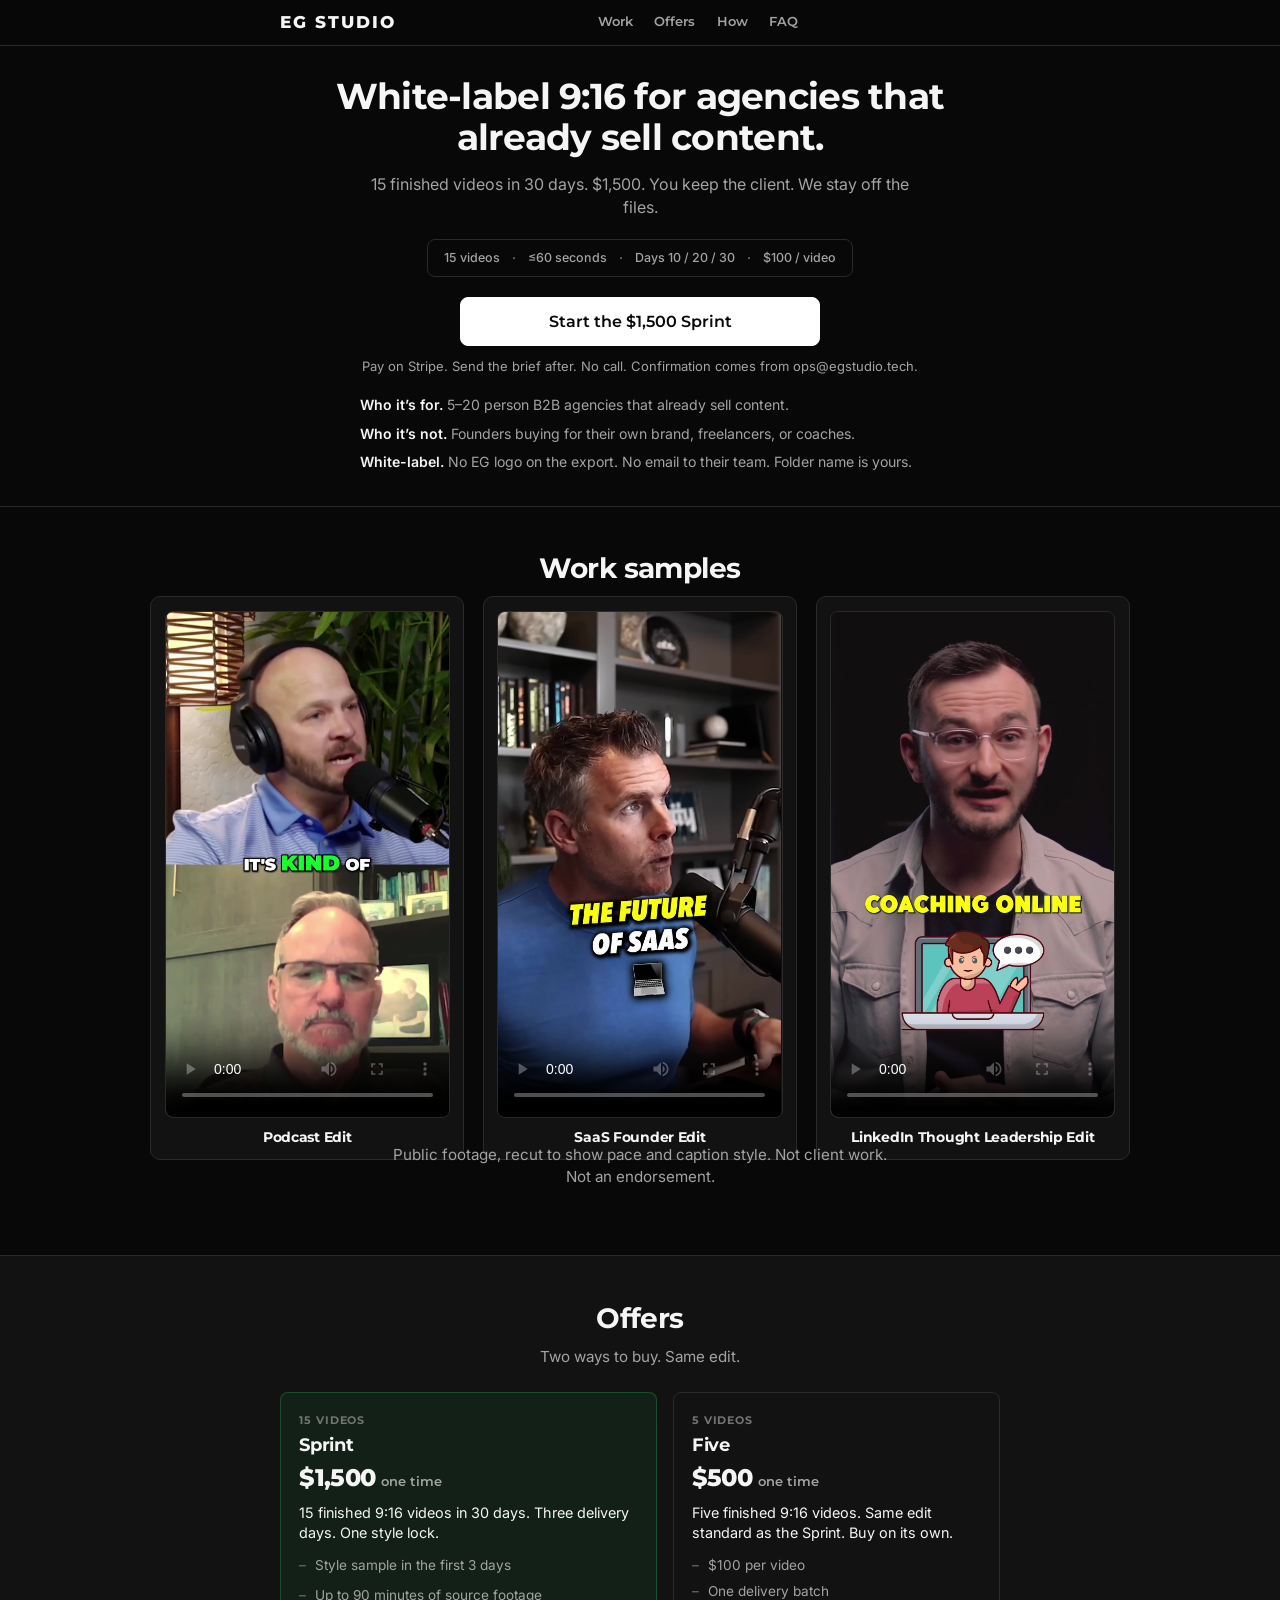
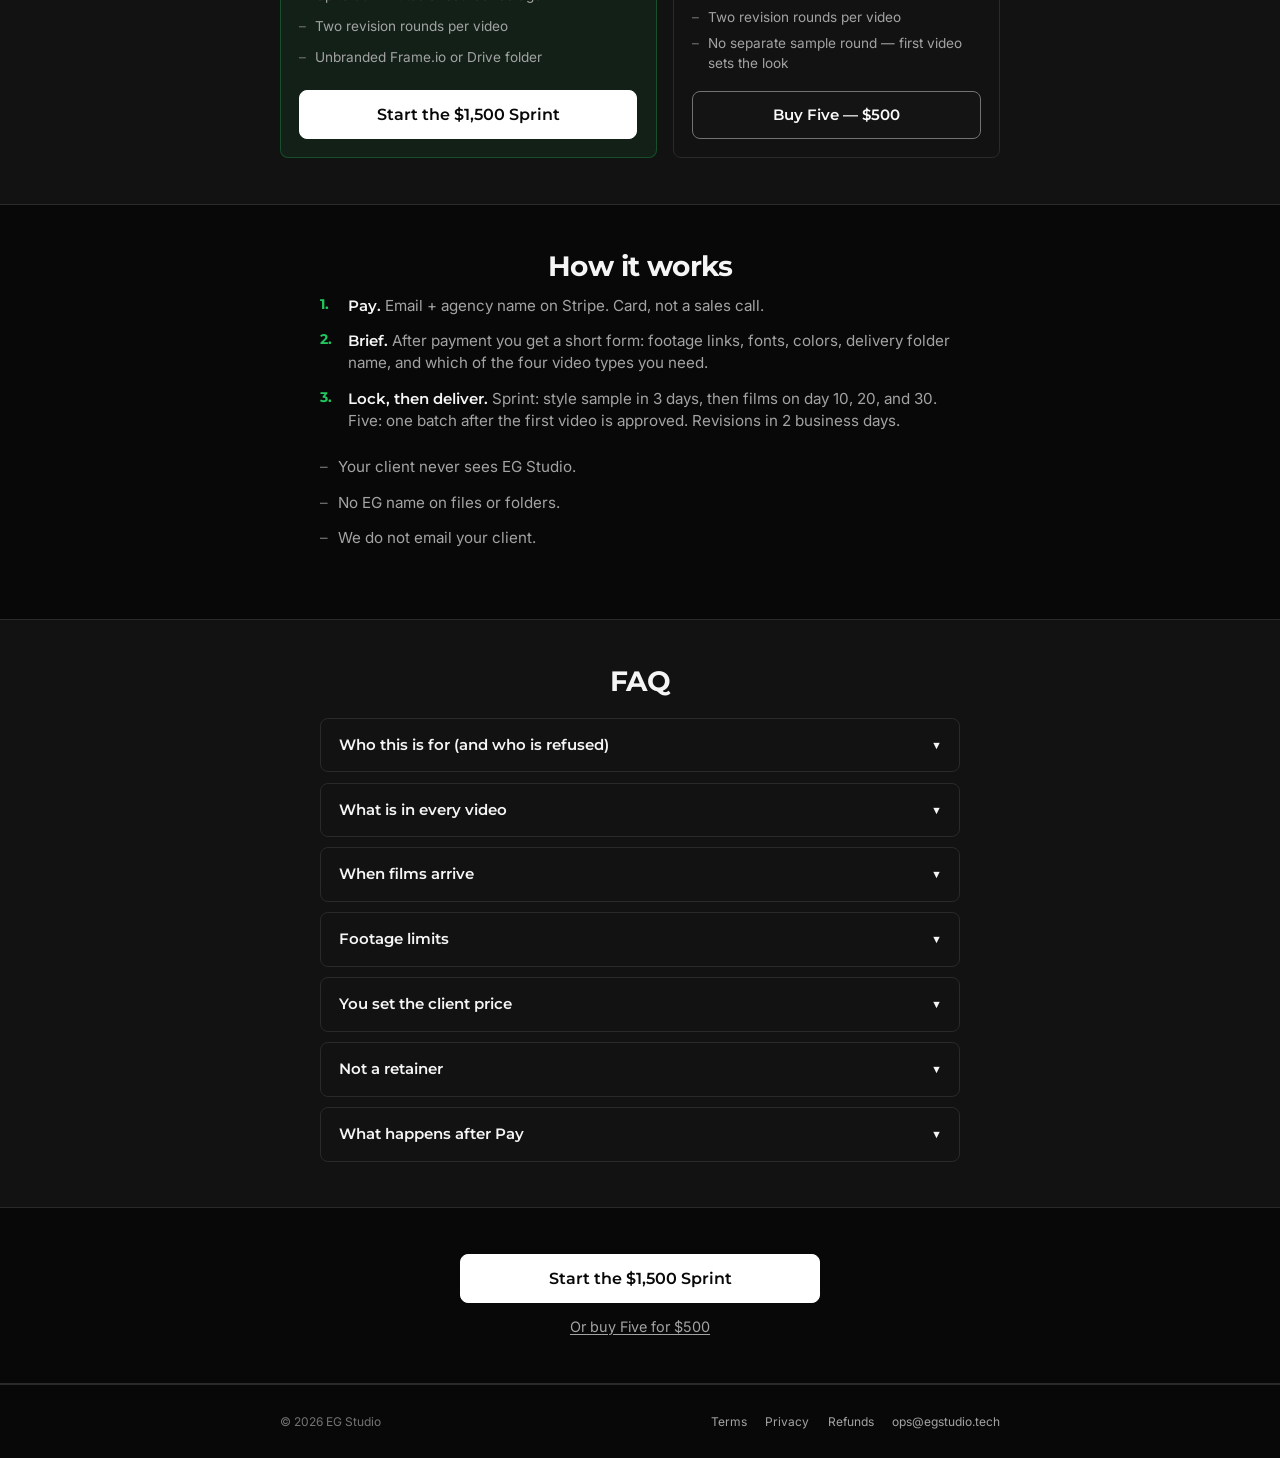
<file: index.html>
<!DOCTYPE html>
<html lang="en">
<head>
<meta charset="UTF-8">
<meta name="viewport" content="width=device-width, initial-scale=1.0">
<title>EG Studio | White-label 9:16 for agency partners</title>
<meta name="description" content="White-label 9:16 for agencies that already sell content. Sprint: 15 videos in 30 days for $1,500. Five: 5 videos for $500.">
<meta name="theme-color" content="#080808">
<link rel="canonical" href="https://egstudio.tech/">
<link rel="preconnect" href="https://fonts.googleapis.com">
<link rel="preconnect" href="https://fonts.gstatic.com" crossorigin>
<link href="https://fonts.googleapis.com/css2?family=Inter:wght@400;500;600&family=Montserrat:wght@400;500;600;700;800&display=swap" rel="stylesheet">
<link rel="stylesheet" href="assets/styles.css">
</head>
<body>
<header class="nav">
<div class="container nav-inner">
<a class="brand" href="index.html">EG Studio</a>
<nav class="nav-links" aria-label="Primary">
<a href="#work">Work</a>
<a href="#price">Offers</a>
<a href="#how">How</a>
<a href="#faq">FAQ</a>
</nav>
<button class="menu-btn" id="menuBtn" type="button" aria-label="Open menu" aria-expanded="false">
<span></span><span></span><span></span>
</button>
</div>
<div class="drawer" id="drawer">
<a href="#work">Work</a>
<a href="#price">Offers</a>
<a href="#how">How</a>
<a href="#faq">FAQ</a>
</div>
</header>
<main>
<section class="hero">
<div class="container">
<h1>White-label 9:16 for agencies that already sell content.</h1>
<p class="lead">15 finished videos in 30 days. $1,500. You keep the client. We stay off the files.</p>
<div class="proof-bar">
<span>15 videos</span><i>·</i>
<span>≤60 seconds</span><i>·</i>
<span>Days 10 / 20 / 30</span><i>·</i>
<span>$100 / video</span>
</div>
<div class="hero-actions">
<a class="btn btn-primary" href="https://buy.stripe.com/aFabIU9yVc6I9zl5ZX9EI06" rel="noopener noreferrer">Start the $1,500 Sprint</a>
</div>
<p class="hero-micro muted">Pay on Stripe. Send the brief after. No call. Confirmation comes from ops@egstudio.tech.</p>
<div class="proof-strip">
<p><strong>Who it’s for.</strong> 5–20 person B2B agencies that already sell content.</p>
<p><strong>Who it’s not.</strong> Founders buying for their own brand, freelancers, or coaches.</p>
<p><strong>White-label.</strong> No EG logo on the export. No email to their team. Folder name is yours.</p>
</div>
</div>
</section>
<section class="section" id="work">
<div class="container">
<h2 class="section-title">Work samples</h2>
<div class="samples-grid">
<article class="sample-card">
<div class="sample-frame">
<video class="sample-video" controls playsinline preload="metadata" poster="assets/samples/sample-podcast.jpg?v=4" aria-label="Podcast Edit demonstration">
<source src="assets/samples/sample-podcast.mp4?v=4" type="video/mp4">
</video>
</div>
<h3>Podcast Edit</h3>
</article>
<article class="sample-card">
<div class="sample-frame">
<video class="sample-video" controls playsinline preload="metadata" poster="assets/samples/sample-saas-founder.jpg?v=4" aria-label="SaaS Founder Edit demonstration">
<source src="assets/samples/sample-saas-founder.mp4?v=4" type="video/mp4">
</video>
</div>
<h3>SaaS Founder Edit</h3>
</article>
<article class="sample-card">
<div class="sample-frame">
<video class="sample-video" controls playsinline preload="metadata" poster="assets/samples/sample-executive.jpg?v=4" aria-label="LinkedIn Thought Leadership Edit demonstration">
<source src="assets/samples/sample-executive.mp4?v=4" type="video/mp4">
</video>
</div>
<h3>LinkedIn Thought Leadership Edit</h3>
</article>
</div>
<p class="section-sub demo-note demo-note-tight">Public footage, recut to show pace and caption style. Not client work. Not an endorsement.</p>
</div>
</section>
<section class="section section-alt" id="price">
<div class="container">
<h2 class="section-title">Offers</h2>
<p class="section-sub">Two ways to buy. Same edit.</p>
<div class="offer-grid">
<article class="offer-card offer-featured">
<p class="offer-kicker">15 VIDEOS</p>
<h3>Sprint</h3>
<p class="offer-amt">$1,500 <span>one time</span></p>
<p class="offer-line">15 finished 9:16 videos in 30 days. Three delivery days. One style lock.</p>
<ul class="offer-points">
<li>Style sample in the first 3 days</li>
<li>Up to 90 minutes of source footage</li>
<li>Two revision rounds per video</li>
<li>Unbranded Frame.io or Drive folder</li>
</ul>
<a class="btn btn-primary btn-block" href="https://buy.stripe.com/aFabIU9yVc6I9zl5ZX9EI06" rel="noopener noreferrer">Start the $1,500 Sprint</a>
</article>
<article class="offer-card">
<p class="offer-kicker">5 VIDEOS</p>
<h3>Five</h3>
<p class="offer-amt">$500 <span>one time</span></p>
<p class="offer-line">Five finished 9:16 videos. Same edit standard as the Sprint. Buy on its own.</p>
<ul class="offer-points">
<li>$100 per video</li>
<li>One delivery batch</li>
<li>Two revision rounds per video</li>
<li>No separate sample round — first video sets the look</li>
</ul>
<a class="btn btn-secondary btn-block" href="https://buy.stripe.com/28EcMY4eBc6I12P4VT9EI07" rel="noopener noreferrer">Buy Five — $500</a>
</article>
</div>
</div>
</section>
<section class="section" id="how">
<div class="container">
<h2 class="section-title">How it works</h2>
<ol class="steps-list">
<li><strong>Pay.</strong> Email + agency name on Stripe. Card, not a sales call.</li>
<li><strong>Brief.</strong> After payment you get a short form: footage links, fonts, colors, delivery folder name, and which of the four video types you need.</li>
<li><strong>Lock, then deliver.</strong> Sprint: style sample in 3 days, then films on day 10, 20, and 30. Five: one batch after the first video is approved. Revisions in 2 business days.</li>
</ol>
<ul class="rule-list">
<li>Your client never sees EG Studio.</li>
<li>No EG name on files or folders.</li>
<li>We do not email your client.</li>
</ul>
</div>
</section>
<section class="section section-alt" id="faq">
<div class="container">
<h2 class="section-title">FAQ</h2>
<div class="faq">
<div class="faq-item"><button type="button">Who this is for (and who is refused)<span>▼</span></button><div class="ans">5–20 person B2B marketing agencies that already sell content. Not for founders buying for their own brand, freelancers, or coaches. Limited to 8 partners a month.</div></div>
<div class="faq-item"><button type="button">What is in every video<span>▼</span></button><div class="ans">9:16, up to 60 seconds, captions burned in plus a caption file, two revision rounds, commercial-use license, delivered in a folder with no EG Studio name on it.</div></div>
<div class="faq-item"><button type="button">When films arrive<span>▼</span></button><div class="ans">Sprint and Five use different clocks. Sprint: style sample in the first 3 days, then films on day 10, 20, and 30. Five: one batch after the first video in that order is approved — no separate sample round. Revisions return in 2 business days.</div></div>
<div class="faq-item"><button type="button">Footage limits<span>▼</span></button><div class="ans">Sprint: up to 90 minutes of source. Five: up to 30 minutes. Zoom, podcast, iPhone, keynote, or product footage. More than that, email ops@egstudio.tech.</div></div>
<div class="faq-item"><button type="button">You set the client price<span>▼</span></button><div class="ans">You pay $1,500 for Sprint or $500 for Five. What you charge your client is yours.</div></div>
<div class="faq-item"><button type="button">Not a retainer<span>▼</span></button><div class="ans">Each order is one invoice. If the work continues, buy another Sprint or Five.</div></div>
<div class="faq-item"><button type="button">What happens after Pay<span>▼</span></button><div class="ans">ops@egstudio.tech sends the brief. Payment does not start the clock. The clock starts when you submit the brief.</div></div>
</div>
</div>
</section>
<section class="section" id="order">
<div class="container order-close">
<a class="btn btn-primary" href="https://buy.stripe.com/aFabIU9yVc6I9zl5ZX9EI06" rel="noopener noreferrer">Start the $1,500 Sprint</a>
<p class="order-alt"><a href="https://buy.stripe.com/28EcMY4eBc6I12P4VT9EI07" rel="noopener noreferrer">Or buy Five for $500</a></p>
</div>
</section>
</main>
<footer>
<div class="container footer-inner">
<div>© <span id="year">2026</span> EG Studio</div>
<div class="footer-links">
<a href="terms.html">Terms</a>
<a href="privacy.html">Privacy</a>
<a href="refund.html">Refunds</a>
<a href="mailto:ops@egstudio.tech">ops@egstudio.tech</a>
</div>
</div>
</footer>
<script>
  document.getElementById("year").textContent = new Date().getFullYear();
  const menuBtn = document.getElementById("menuBtn");
  const drawer = document.getElementById("drawer");
  menuBtn.addEventListener("click", () => {
    const open = drawer.classList.toggle("open");
    menuBtn.setAttribute("aria-expanded", open ? "true" : "false");
  });
  drawer.querySelectorAll("a").forEach((a) => a.addEventListener("click", () => {
    drawer.classList.remove("open");
    menuBtn.setAttribute("aria-expanded", "false");
  }));
  document.querySelectorAll(".faq-item button").forEach((btn) => {
    btn.addEventListener("click", () => {
      const item = btn.parentElement;
      const open = item.classList.contains("open");
      document.querySelectorAll(".faq-item").forEach((i) => i.classList.remove("open"));
      if (!open) item.classList.add("open");
    });
  });
</script>
</body>
</html>
</file>
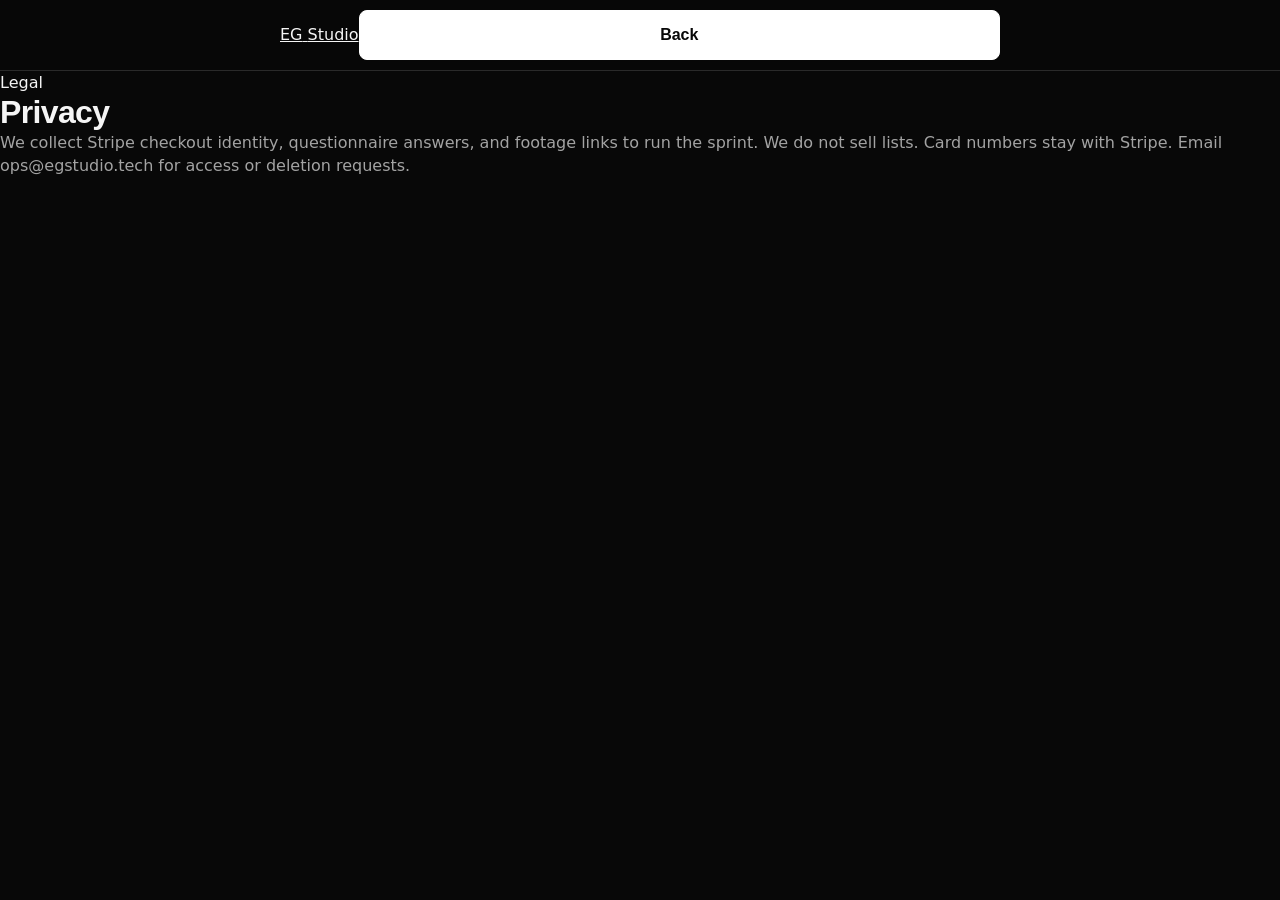
<file: privacy.html>
<!DOCTYPE html>
<html lang="en">
<head>
  <meta charset="UTF-8">
  <meta name="viewport" content="width=device-width, initial-scale=1">
  <title>Privacy · EG Studio</title>
  <meta name="theme-color" content="#f3f0e8">
  <link rel="canonical" href="https://egstudio.tech/privacy.html">
  <link rel="icon" type="image/svg+xml" href="favicon.svg">
  <link rel="stylesheet" href="https://fonts.googleapis.com/css2?family=IBM+Plex+Sans:wght@400;500&family=Instrument+Serif&display=swap">
  <link rel="stylesheet" href="assets/styles.css">
</head>
<body>
  <header class="nav">
    <div class="page nav-inner">
      <a class="wordmark" href="/" aria-label="EG Studio home"><span class="serif">EG</span> <span class="label">Studio</span></a>
      <a class="btn btn-primary" href="/">Back</a>
    </div>
  </header>
  <main class="page legal">
    <p class="kicker">Legal</p>
    <h1>Privacy</h1>
    <p class="muted">We collect Stripe checkout identity, questionnaire answers, and footage links to run the sprint. We do not sell lists. Card numbers stay with Stripe. Email ops@egstudio.tech for access or deletion requests.</p>
  </main>
</body>
</html>
</file>
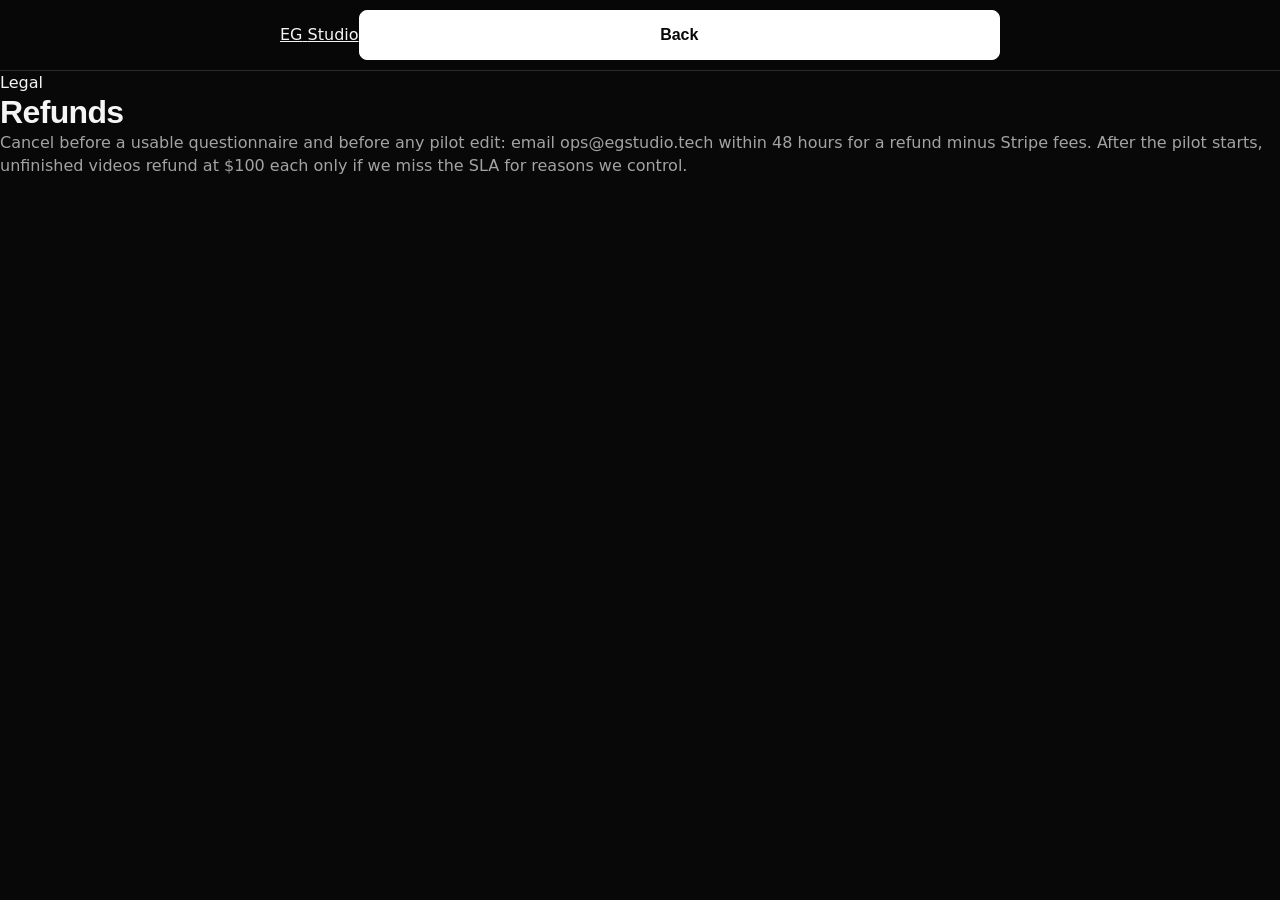
<file: refund.html>
<!DOCTYPE html>
<html lang="en">
<head>
  <meta charset="UTF-8">
  <meta name="viewport" content="width=device-width, initial-scale=1">
  <title>Refunds · EG Studio</title>
  <meta name="theme-color" content="#f3f0e8">
  <link rel="canonical" href="https://egstudio.tech/refund.html">
  <link rel="icon" type="image/svg+xml" href="favicon.svg">
  <link rel="stylesheet" href="https://fonts.googleapis.com/css2?family=IBM+Plex+Sans:wght@400;500&family=Instrument+Serif&display=swap">
  <link rel="stylesheet" href="assets/styles.css">
</head>
<body>
  <header class="nav">
    <div class="page nav-inner">
      <a class="wordmark" href="/" aria-label="EG Studio home"><span class="serif">EG</span> <span class="label">Studio</span></a>
      <a class="btn btn-primary" href="/">Back</a>
    </div>
  </header>
  <main class="page legal">
    <p class="kicker">Legal</p>
    <h1>Refunds</h1>
    <p class="muted">Cancel before a usable questionnaire and before any pilot edit: email ops@egstudio.tech within 48 hours for a refund minus Stripe fees. After the pilot starts, unfinished videos refund at $100 each only if we miss the SLA for reasons we control.</p>
  </main>
</body>
</html>
</file>
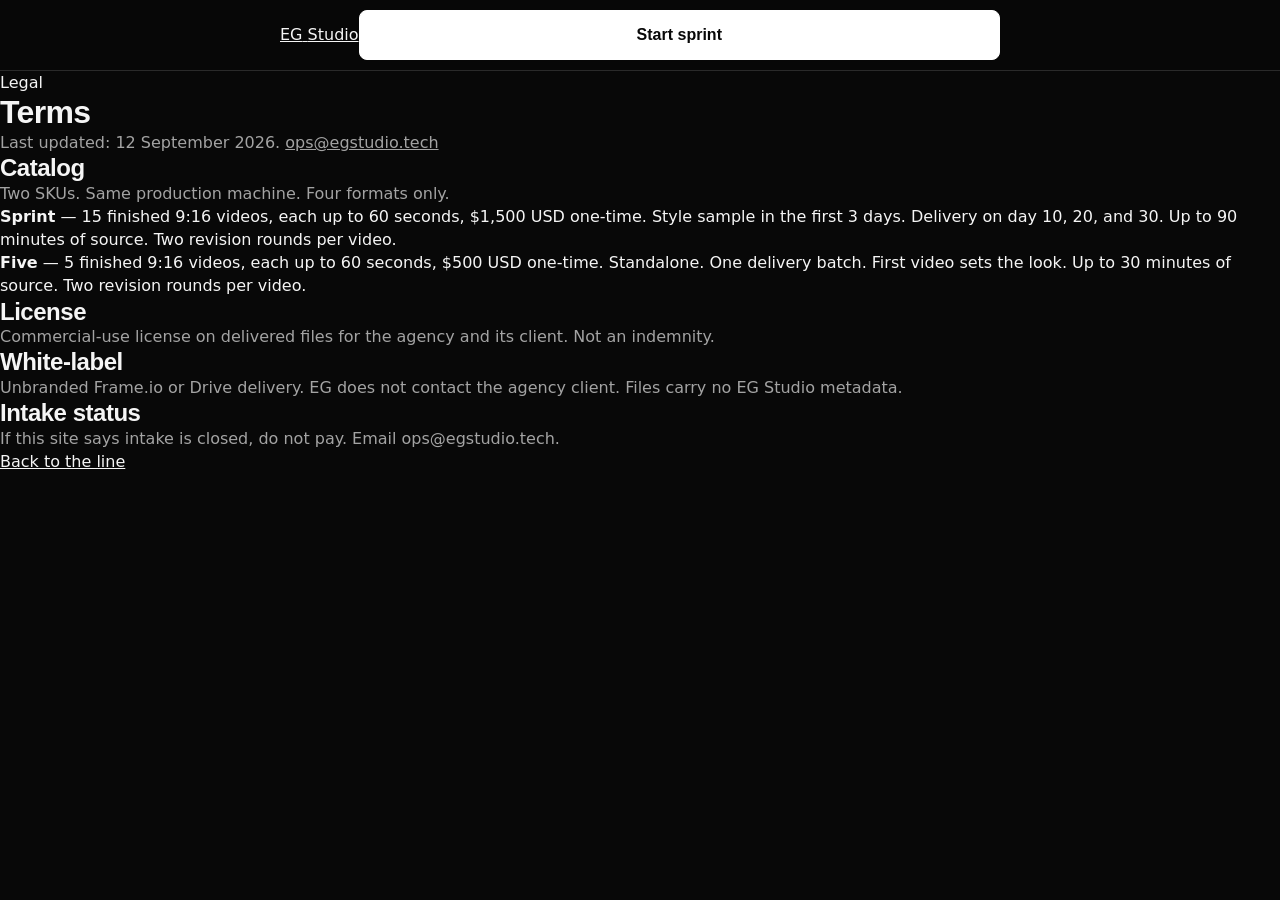
<file: terms.html>
<!DOCTYPE html>
<html lang="en">
<head>
  <meta charset="UTF-8">
  <meta name="viewport" content="width=device-width, initial-scale=1">
  <title>Terms · EG Studio</title>
  <meta name="theme-color" content="#f3f0e8">
  <link rel="canonical" href="https://egstudio.tech/terms.html">
  <link rel="icon" type="image/svg+xml" href="favicon.svg">
  <link rel="preconnect" href="https://fonts.googleapis.com">
  <link rel="preconnect" href="https://fonts.gstatic.com" crossorigin>
  <link rel="stylesheet" href="https://fonts.googleapis.com/css2?family=IBM+Plex+Sans:wght@400;500&family=Instrument+Serif&display=swap">
  <link rel="stylesheet" href="assets/styles.css">
</head>
<body>
  <header class="nav">
    <div class="page nav-inner">
      <a class="wordmark" href="/" aria-label="EG Studio home"><span class="serif">EG</span> <span class="label">Studio</span></a>
      <a class="btn btn-primary" href="/#order">Start sprint</a>
    </div>
  </header>
  <main class="page legal">
    <p class="kicker">Legal</p>
    <h1>Terms</h1>
    <p class="muted">Last updated: 12 September 2026. <a href="mailto:ops@egstudio.tech">ops@egstudio.tech</a></p>
    <h2>Catalog</h2>
    <p class="muted">Two SKUs. Same production machine. Four formats only.</p>
    <ul>
      <li><strong>Sprint</strong> — 15 finished 9:16 videos, each up to 60 seconds, $1,500 USD one-time. Style sample in the first 3 days. Delivery on day 10, 20, and 30. Up to 90 minutes of source. Two revision rounds per video.</li>
      <li><strong>Five</strong> — 5 finished 9:16 videos, each up to 60 seconds, $500 USD one-time. Standalone. One delivery batch. First video sets the look. Up to 30 minutes of source. Two revision rounds per video.</li>
    </ul>
    <h2>License</h2>
    <p class="muted">Commercial-use license on delivered files for the agency and its client. Not an indemnity.</p>
    <h2>White-label</h2>
    <p class="muted">Unbranded Frame.io or Drive delivery. EG does not contact the agency client. Files carry no EG Studio metadata.</p>
    <h2>Intake status</h2>
    <p class="muted">If this site says intake is closed, do not pay. Email ops@egstudio.tech.</p>
    <p><a href="/">Back to the line</a></p>
  </main>
</body>
</html>
</file>
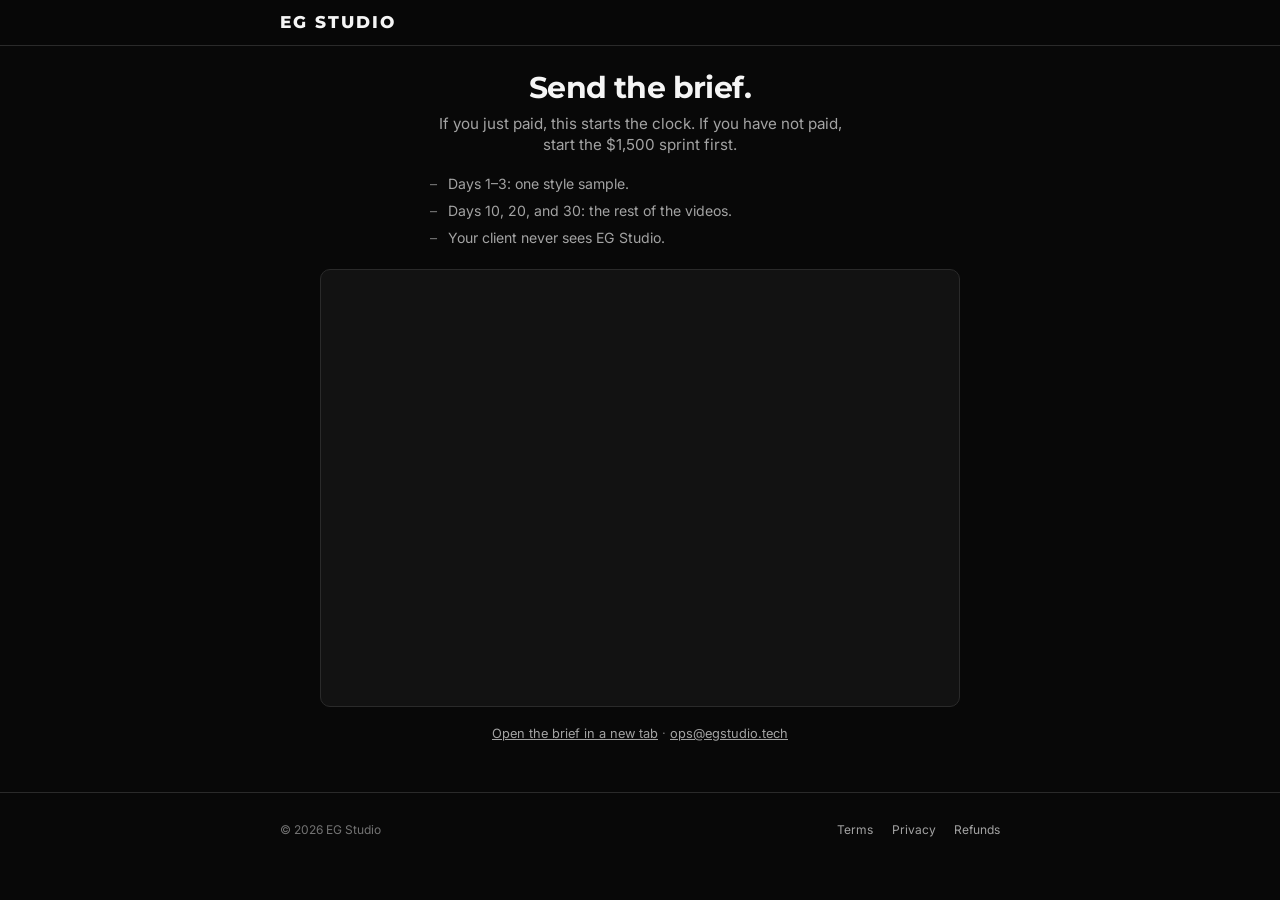
<file: thanks.html>
<!DOCTYPE html>
<html lang="en">
<head>
<meta charset="UTF-8">
<meta name="viewport" content="width=device-width, initial-scale=1.0">
<title>Send the brief · EG Studio</title>
<meta name="description" content="Send the brief. If you just paid, this starts the clock. If you have not paid, start the $1,500 sprint first.">
<meta name="theme-color" content="#080808">
<meta name="robots" content="noindex">
<link rel="canonical" href="https://egstudio.tech/thanks.html">
<link rel="preconnect" href="https://fonts.googleapis.com">
<link rel="preconnect" href="https://fonts.gstatic.com" crossorigin>
<link href="https://fonts.googleapis.com/css2?family=Inter:wght@400;500;600&family=Montserrat:wght@400;500;600;700;800&display=swap" rel="stylesheet">
<link rel="stylesheet" href="assets/styles.css">
<script src="https://tally.so/widgets/embed.js"></script>
<style>
  .thanks-page { padding: 1.5rem 0 3rem; }
  .thanks-page h1 { font-size: clamp(1.5rem, 4vw, 1.85rem); margin: 0 0 0.55rem; text-align: center; }
  .thanks-lead { color: var(--muted); text-align: center; max-width: 420px; margin: 0 auto 1.15rem; font-size: 0.95rem; line-height: 1.4; }
  .next-list {
    list-style: none;
    max-width: 420px;
    margin: 0 auto 1.35rem;
    padding: 0;
    display: grid;
    gap: 0.45rem;
    color: var(--muted);
    font-size: 0.88rem;
    line-height: 1.4;
  }
  .next-list li { padding-left: 1.1rem; position: relative; }
  .next-list li::before { content: "\2013"; position: absolute; left: 0; color: var(--muted-2); }
  .tally-wrap {
    max-width: 640px;
    margin: 0 auto 1.15rem;
    background: var(--bg-card);
    border: 1px solid var(--border);
    border-radius: 10px;
    padding: 0.35rem 0.55rem 0.65rem;
    overflow: hidden;
  }
  .tally-wrap iframe { display: block; width: 100%; border: 0; min-height: 420px; background: transparent; }
  .thanks-fallback { text-align: center; font-size: 0.8rem; color: var(--muted-2); }
  .thanks-fallback a { color: var(--muted); }
</style>
</head>
<body>
<header class="nav">
<div class="container nav-inner">
<a class="brand" href="index.html">EG Studio</a>
</div>
</header>
<main class="thanks-page">
<div class="container">
<h1>Send the brief.</h1>
<p class="thanks-lead">If you just paid, this starts the clock. If you have not paid, start the $1,500 sprint first.</p>
<ul class="next-list">
<li>Days 1–3: one style sample.</li>
<li>Days 10, 20, and 30: the rest of the videos.</li>
<li>Your client never sees EG Studio.</li>
</ul>
<div class="tally-wrap">
<iframe data-tally-src="https://tally.so/embed/rjZd1v?alignLeft=1&amp;hideTitle=1&amp;transparentBackground=1&amp;dynamicHeight=1" loading="lazy" width="100%" height="200" frameborder="0" marginheight="0" marginwidth="0" title="EG Studio brief"></iframe>
</div>
<p class="thanks-fallback"><a href="https://tally.so/r/rjZd1v" rel="noopener noreferrer">Open the brief in a new tab</a> · <a href="mailto:ops@egstudio.tech">ops@egstudio.tech</a></p>
</div>
</main>
<footer>
<div class="container footer-inner">
<div>© <span id="year">2026</span> EG Studio</div>
<div class="footer-links">
<a href="terms.html">Terms</a>
<a href="privacy.html">Privacy</a>
<a href="refund.html">Refunds</a>
</div>
</div>
</footer>
<script>
  document.getElementById("year").textContent = new Date().getFullYear();
  function loadTally() {
    if (typeof Tally !== "undefined" && typeof Tally.loadEmbeds === "function") {
      Tally.loadEmbeds();
    }
  }
  if (document.readyState === "complete") loadTally();
  else window.addEventListener("load", loadTally);
</script>
</body>
</html>
</file>
<file: assets/styles.css>
@import url("site-dark.css");
@import url("sku.css");
</file>
